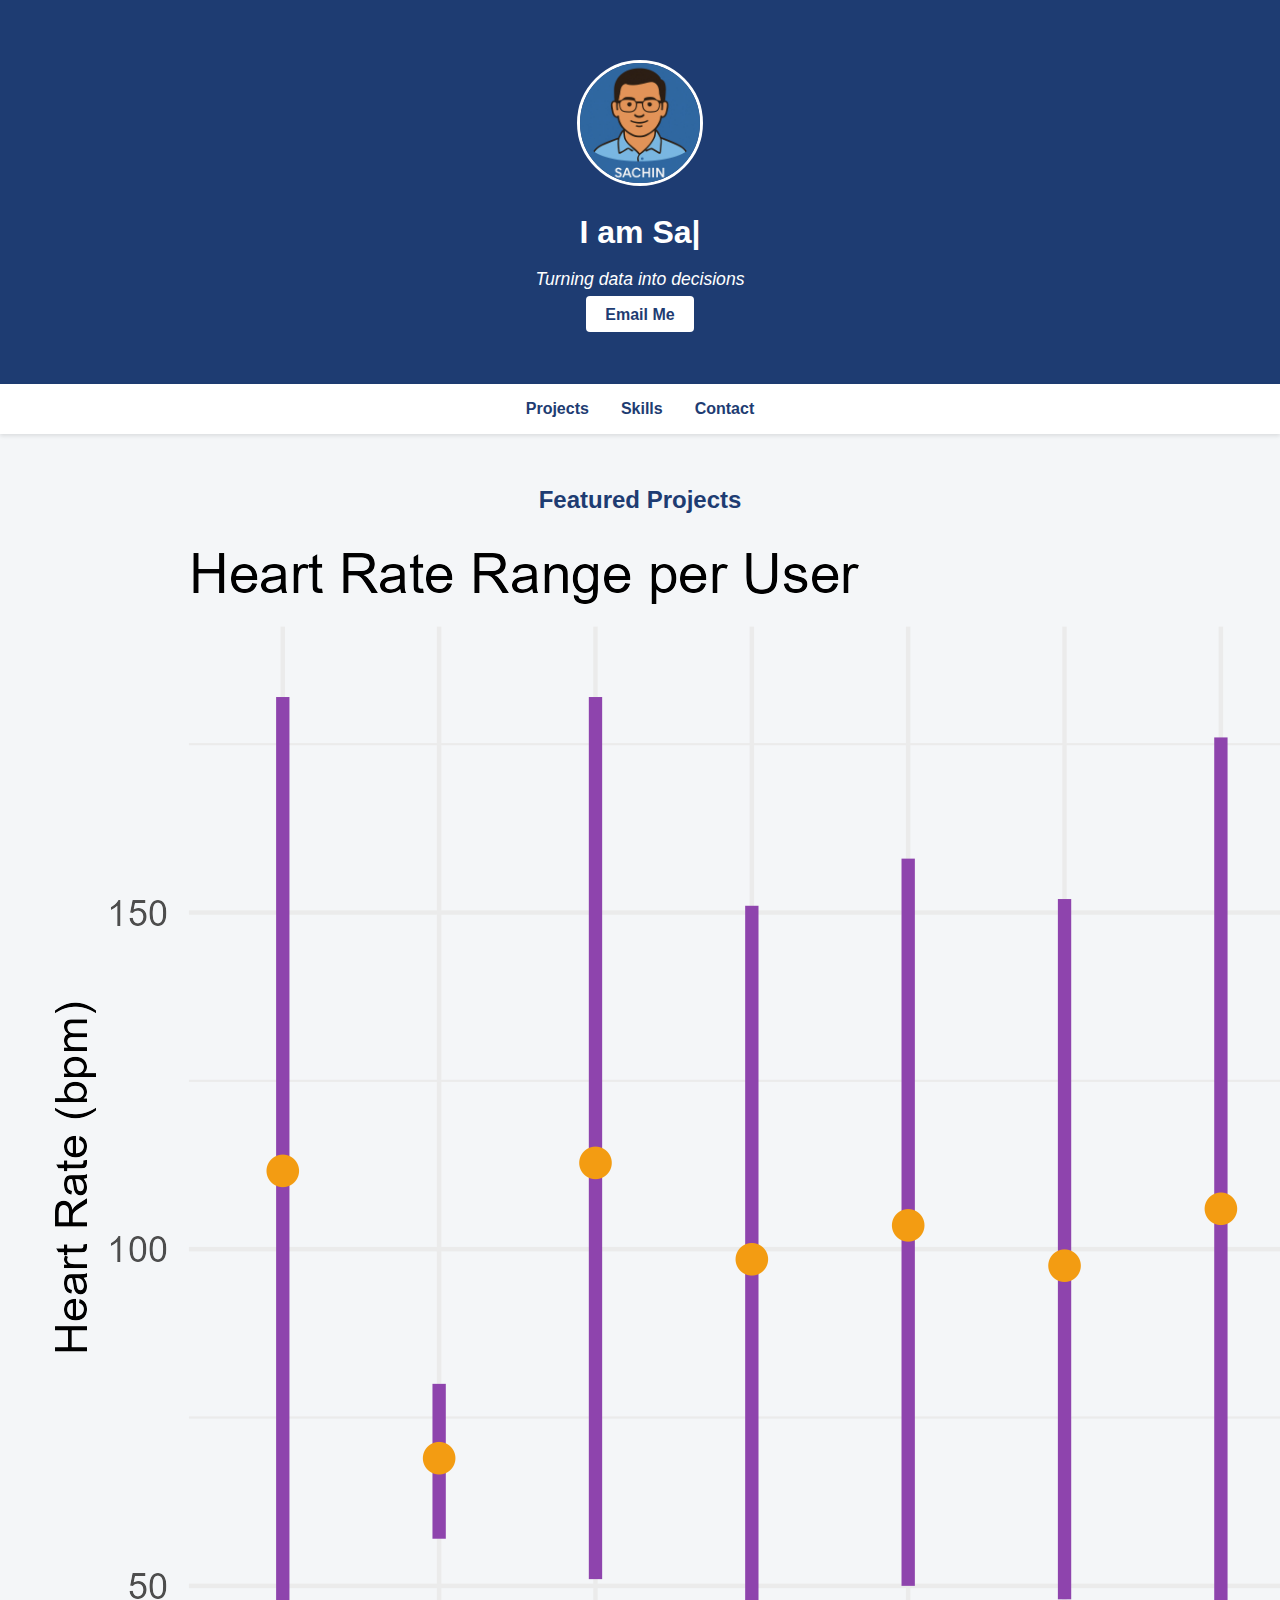
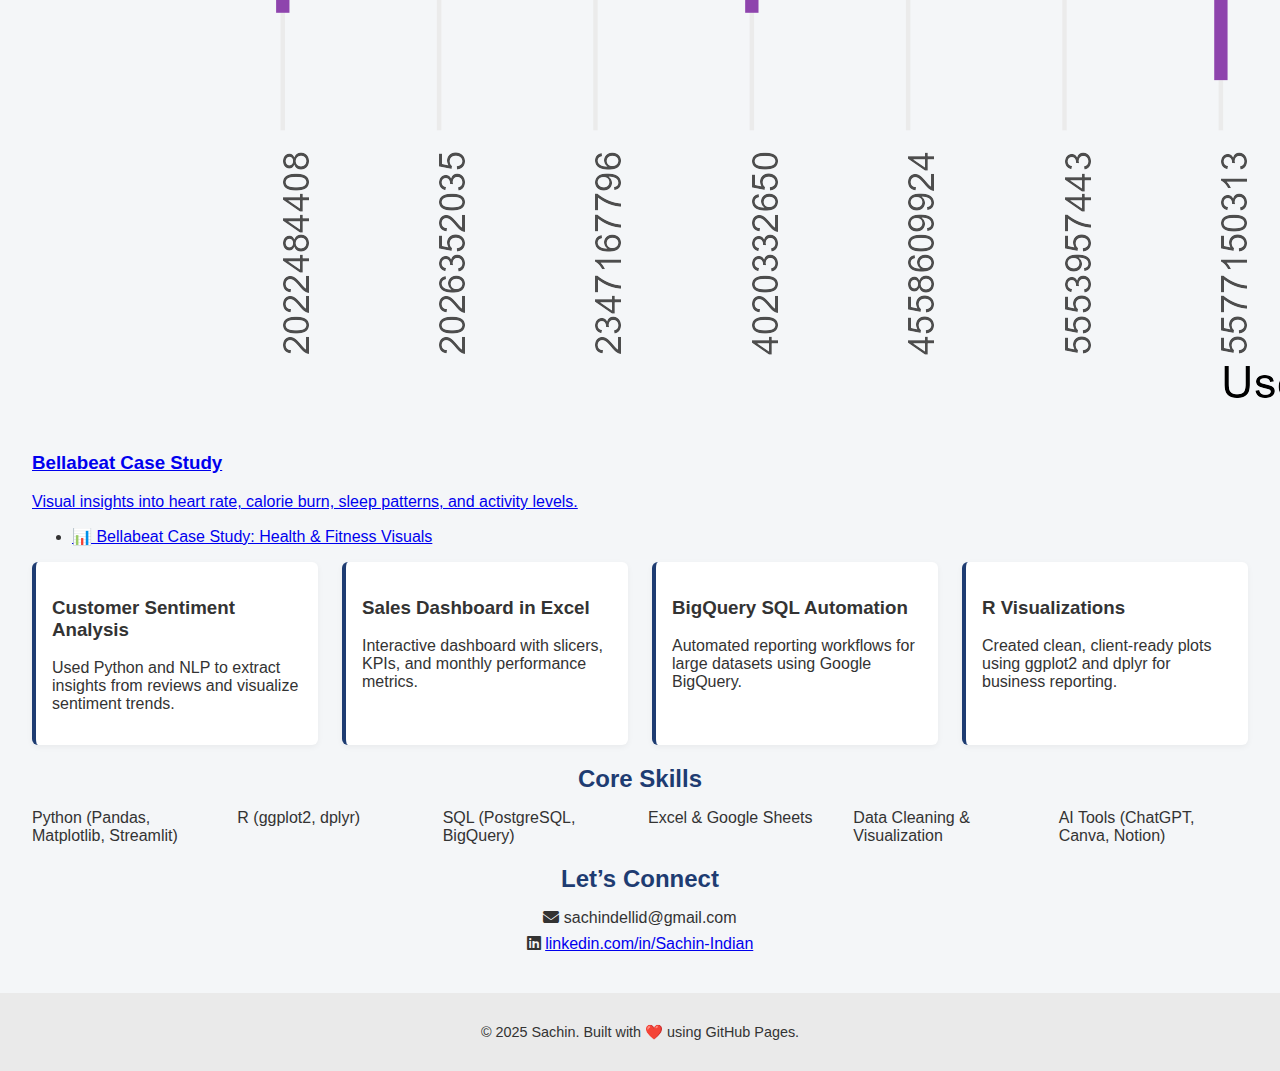
<file: index.html>
<!DOCTYPE html>
<html lang="en">
<head>
  <meta charset="UTF-8" />
  <meta name="viewport" content="width=device-width, initial-scale=1.0" />
  <title>Sachin | Data Analyst Portfolio</title>
  <meta name="description" content="Portfolio of Sachin, a data analyst skilled in Python, R, SQL, BigQuery, and Excel. Explore projects, dashboards, and automation workflows." />
  <meta name="keywords" content="Data Analyst, Portfolio, Python, R, SQL, BigQuery, Excel, Dashboards, Automation" />
  <meta name="author" content="Sachin" />
  <meta property="og:title" content="Sachin | Data Analyst Portfolio" />
  <meta property="og:description" content="Explore Sachin's data analysis projects and dashboards built with Python, R, SQL, and Excel." />
  <meta property="og:image" content="assets/sachin-profile.jpg" />
  <meta property="og:type" content="website" />
  <link rel="icon" href="assets/favicon.ico" type="image/x-icon" />
  <link rel="stylesheet" href="style.css" />
  <link rel="stylesheet" href="https://cdnjs.cloudflare.com/ajax/libs/font-awesome/6.4.0/css/all.min.css" />
</head>
<body>
  <header class="hero">
    <div class="container">
      <img src="assets/sachin-profile.jpg" alt="Sachin Profile" class="profile-img" />
      <h1><span id="typing-text"></span><span class="cursor">|</span></h1>
      <p class="tagline">Turning data into decisions</p>
      <a href="mailto:sachindellid@gmail.com" class="btn">Email Me</a>
    </div>
  </header>

  <nav>
    <ul>
      <li><a href="#projects">Projects</a></li>
      <li><a href="#skills">Skills</a></li>
      <li><a href="#contact">Contact</a></li>
    </ul>
  </nav>

  <main>
    <section id="projects">
      <h2>Featured Projects</h2>
      <div class="project-card">
    <a href="bellabeat-case-study/index.html">
      <img src="bellabeat-case-study/Visuals/plot_heart_rate_range.png" alt="Bellabeat Case Study Thumbnail" />
      <h3>Bellabeat Case Study</h3>
      <p>Visual insights into heart rate, calorie burn, sleep patterns, and activity levels.</p>
    </a>
  </div>
      <ul>
    <li>
      <a href="bellabeat-case-study/index.html">📊 Bellabeat Case Study: Health & Fitness Visuals</a>
    </li>
  </ul>
      <div class="grid">
        <div class="card">
          <h3>Customer Sentiment Analysis</h3>
          <p>Used Python and NLP to extract insights from reviews and visualize sentiment trends.</p>
        </div>
        <div class="card">
          <h3>Sales Dashboard in Excel</h3>
          <p>Interactive dashboard with slicers, KPIs, and monthly performance metrics.</p>
        </div>
        <div class="card">
          <h3>BigQuery SQL Automation</h3>
          <p>Automated reporting workflows for large datasets using Google BigQuery.</p>
        </div>
        <div class="card">
          <h3>R Visualizations</h3>
          <p>Created clean, client-ready plots using ggplot2 and dplyr for business reporting.</p>
        </div>
      </div>
    </section>

    <section id="skills">
      <h2>Core Skills</h2>
      <ul class="skills-list">
        <li>Python (Pandas, Matplotlib, Streamlit)</li>
        <li>R (ggplot2, dplyr)</li>
        <li>SQL (PostgreSQL, BigQuery)</li>
        <li>Excel & Google Sheets</li>
        <li>Data Cleaning & Visualization</li>
        <li>AI Tools (ChatGPT, Canva, Notion)</li>
      </ul>
    </section>

    <section id="contact">
      <h2>Let’s Connect</h2>
      <p><i class="fas fa-envelope"></i> sachindellid@gmail.com</p>
      <p><i class="fab fa-linkedin"></i> <a href="https://linkedin.com/in/Sachin-Indian" target="_blank">linkedin.com/in/Sachin-Indian</a></p>
    </section>
  </main>

  <footer>
    <p>© 2025 Sachin. Built with ❤️ using GitHub Pages.</p>
  </footer>

  <script src="script.js"></script>
</body>

</html>
</file>
<file: style.css>
body {
  font-family: 'Inter', sans-serif;
  margin: 0;
  padding: 0;
  background: #f4f6f8;
  color: #333;
}

.hero {
  background: #1e3c72;
  color: white;
  text-align: center;
  padding: 60px 20px;
}

.container {
  max-width: 700px;
  margin: auto;
}

.profile-img {
  width: 120px;
  border-radius: 50%;
  border: 3px solid white;
  margin-bottom: 1rem;
}

h1 {
  font-size: 2rem;
  margin: 0.5rem 0;
}

.cursor {
  font-weight: bold;
  color: white;
  animation: blink 0.8s infinite;
}

@keyframes blink {
  0%, 100% { opacity: 1 }
  50% { opacity: 0 }
}

.tagline {
  font-size: 1.1rem;
  margin-bottom: 1rem;
  font-style: italic;
}

.btn {
  background: white;
  color: #1e3c72;
  padding: 0.6rem 1.2rem;
  border-radius: 4px;
  text-decoration: none;
  font-weight: bold;
  transition: background 0.3s ease;
}

.btn:hover {
  background: #e0e0e0;
}

nav ul {
  display: flex;
  justify-content: center;
  list-style: none;
  background: white;
  padding: 1rem;
  margin: 0;
  box-shadow: 0 2px 4px rgba(0,0,0,0.1);
}

nav ul li {
  margin: 0 1rem;
}

nav ul li a {
  text-decoration: none;
  color: #1e3c72;
  font-weight: bold;
}

main {
  padding: 2rem;
}

h2 {
  text-align: center;
  color: #1e3c72;
  margin-bottom: 1rem;
}

.grid {
  display: grid;
  grid-template-columns: repeat(auto-fit, minmax(250px, 1fr));
  gap: 1.5rem;
}

.card {
  background: white;
  padding: 1rem;
  border-left: 4px solid #1e3c72;
  border-radius: 6px;
  box-shadow: 0 2px 6px rgba(0,0,0,0.05);
}

.skills-list {
  display: grid;
  grid-template-columns: repeat(auto-fit, minmax(180px, 1fr));
  gap: 1rem;
  list-style: none;
  padding: 0;
}

#contact p {
  text-align: center;
  margin: 0.5rem 0;
}

footer {
  text-align: center;
  padding: 1rem;
  background: #eaeaea;
  font-size: 0.9rem;

}
</file>
